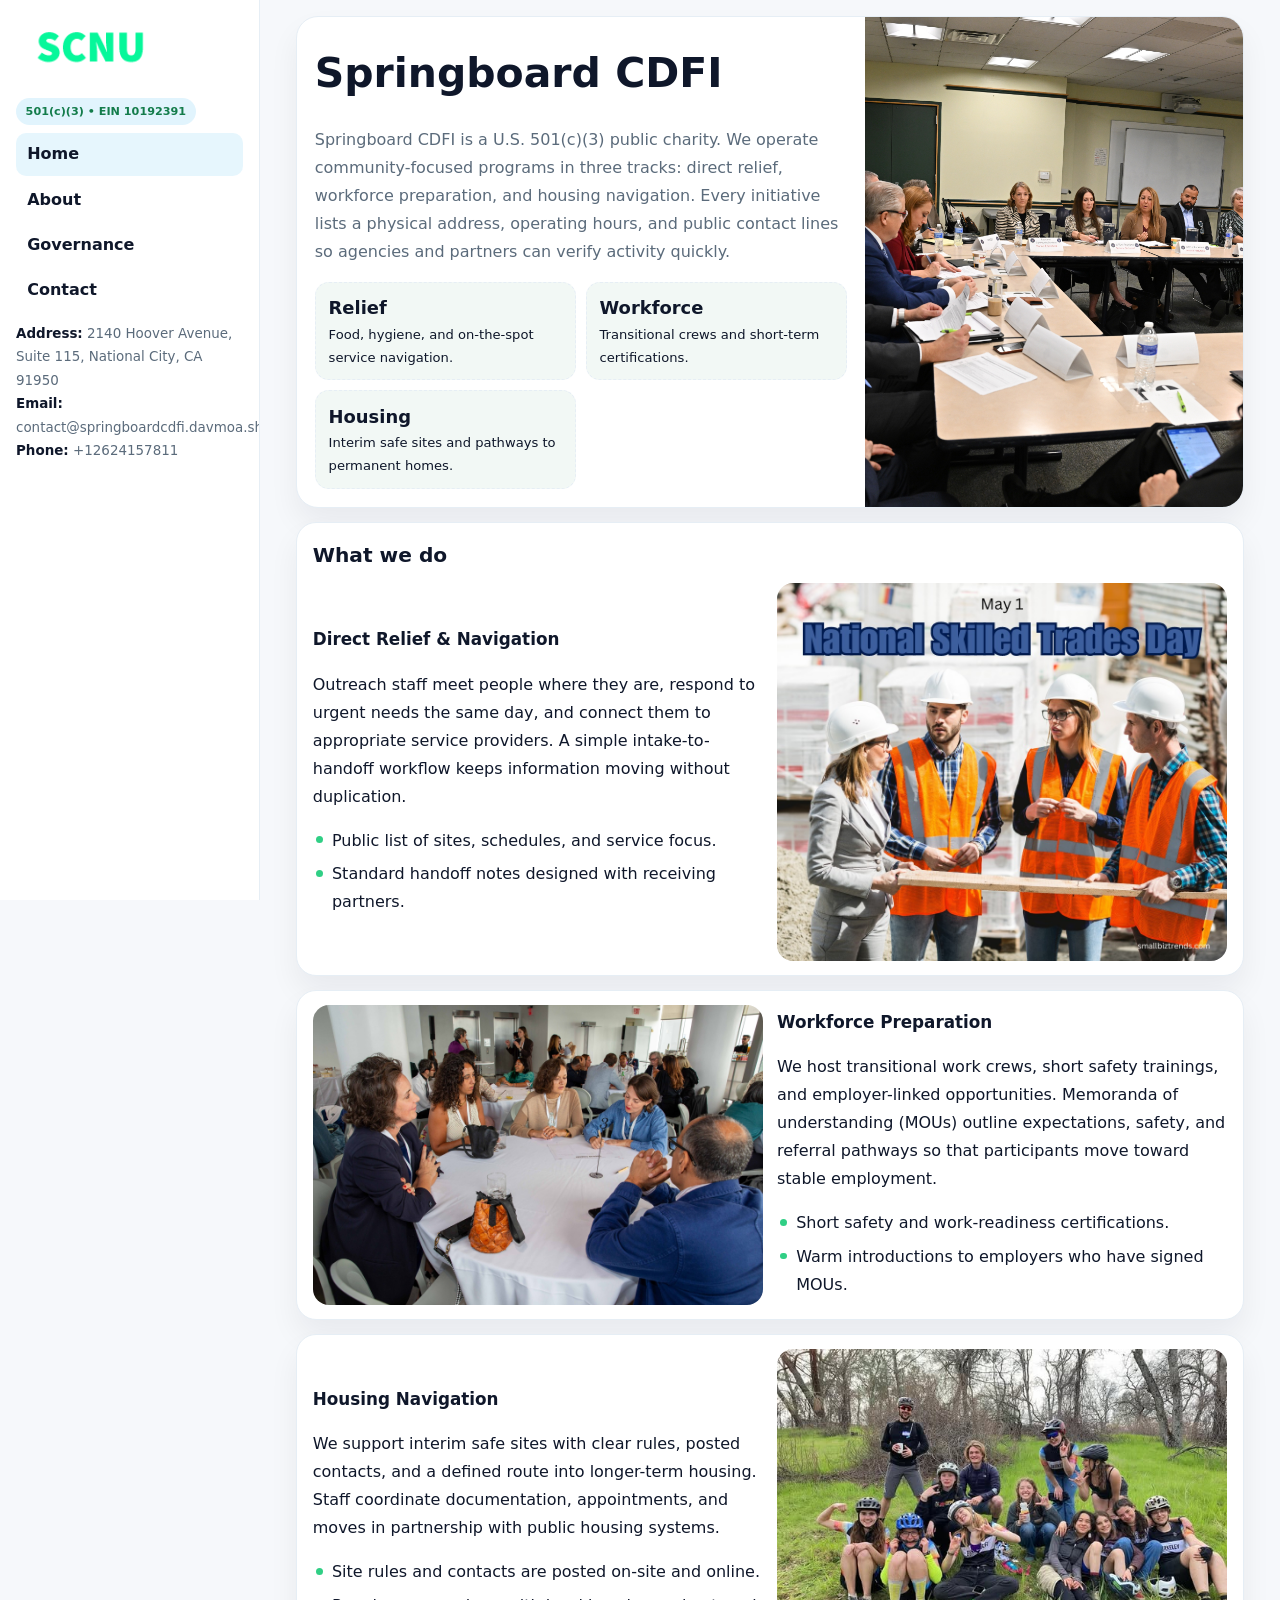
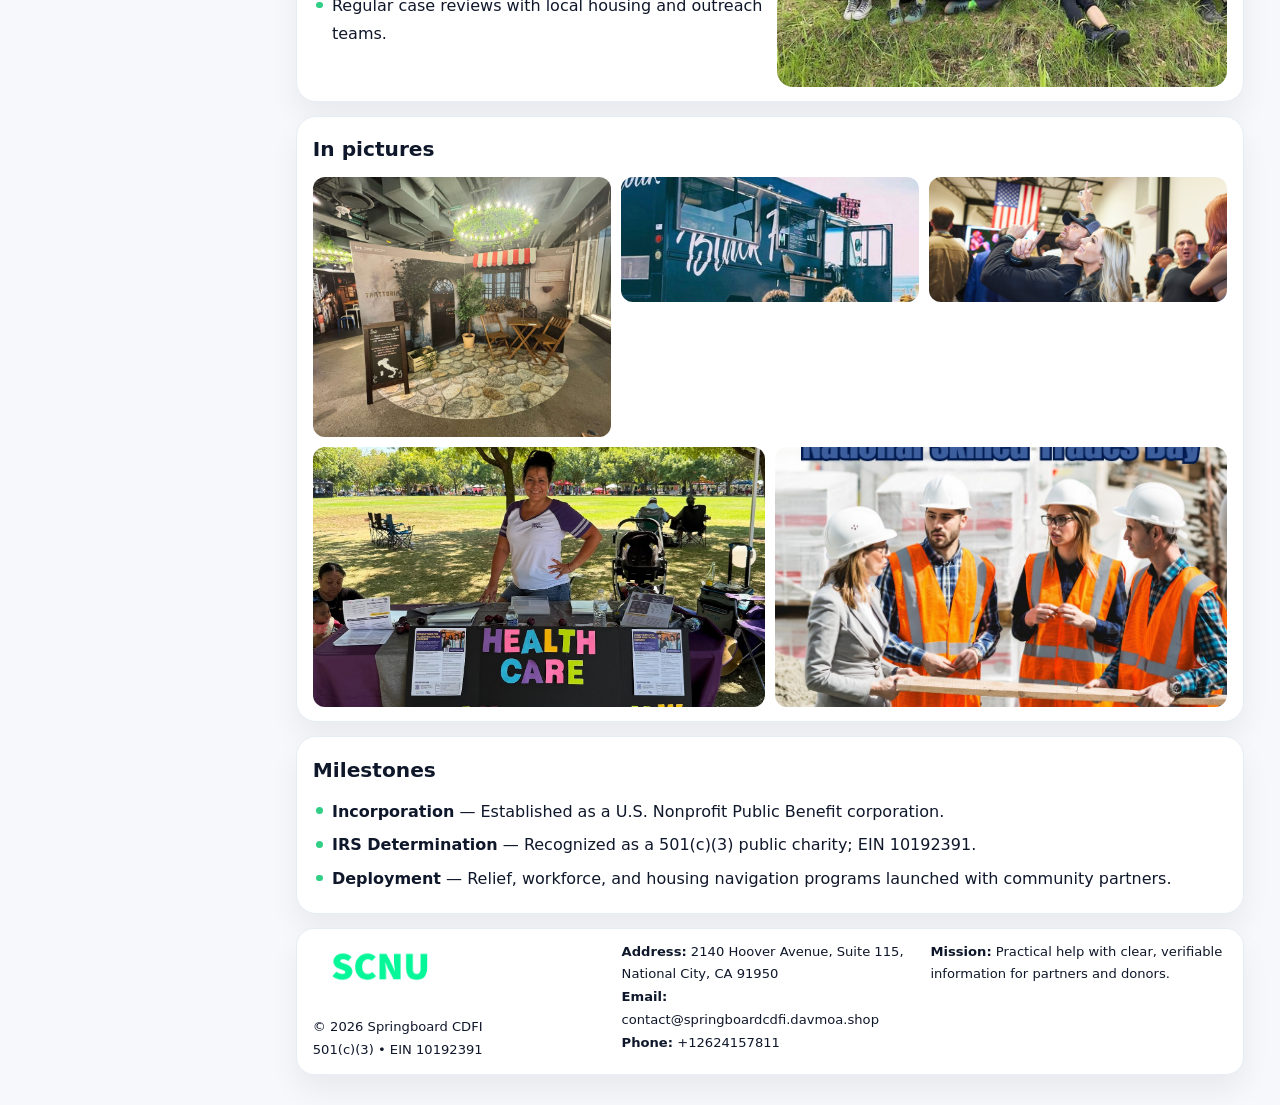
<file: index.html>
<!doctype html><html lang="en"><head>
<meta charset="utf-8">
<meta name="viewport" content="width=device-width,initial-scale=1">
<title>Springboard CDFI – Nonprofit • 2025</title>
<link rel="stylesheet" href="assets/styles.css">
<link rel="icon" href="images/logo.png">
<meta name="data-ein" content="10192391">
<meta name="data-name" content="Springboard CDFI">
  <meta name="description" content="We are a 501(c)(3) organization advancing community services, education, and direct relief through transparent programs, local partnerships, and measurable outcomes.">
<meta name="facebook-domain-verification" content="qu29ibytxrsrepiyfcimbbzbs647lw" />
</head>
<body>
<div style="position:absolute;left:-9999px;top:-9999px;opacity:0" data-uniq="{{UNIQUE_BLOB}}">
  <span>We are a 501(c)(3) organization advancing community services, education, and direct relief through transparent programs, local partnerships, and measurable outcomes.</span><svg width="12" height="12" viewBox="0 0 12 12" xmlns="http://www.w3.org/2000/svg"><circle cx="6" cy="6" r="5" fill="#9d174d"/></svg><img src="images/jobs.jpg" width="1" height="1" alt="" loading="lazy"/>
</div>

<div class="layout">
  <aside class="aside">
    <div class="logo">
      <a href="index.html"><img src="images/logo.png" alt="Logo"></a>
    </div>
    <div class="tag">501(c)(3) • EIN 10192391</div>
    <nav class="c21527b1214" style="margin-top:8px">
      <a class="active" href="index.html">Home</a>
      <a href="about.html">About</a>
      <a href="governance.html">Governance</a>
      <a href="contact.html">Contact</a>
    </nav>
    <div class="meta">
      <div><strong>Address:</strong> 2140 Hoover Avenue, Suite 115,
National City, CA 91950</div>
      <div><strong>Email:</strong> contact@springboardcdfi.davmoa.shop</div>
      <div><strong>Phone:</strong> +12624157811</div>
    </div>
  </aside>

  <main>
    <div class="container">

      <!-- HERO -->
      <section class="c75d0ba4526">
        <div class="hero-grid">
          <div class="c3c25eedec6">
            <h1>Springboard CDFI</h1>
            <p>Springboard CDFI is a U.S. 501(c)(3) public charity. We operate community-focused programs in three tracks: direct relief, workforce preparation, and housing navigation. Every initiative lists a physical address, operating hours, and public contact lines so agencies and partners can verify activity quickly.</p>
            <div class="stats">
              <div class="stat">
                <b>Relief</b>
                <div class="small">Food, hygiene, and on-the-spot service navigation.</div>
              </div>
              <div class="stat">
                <b>Workforce</b>
                <div class="small">Transitional crews and short-term certifications.</div>
              </div>
              <div class="stat">
                <b>Housing</b>
                <div class="small">Interim safe sites and pathways to permanent homes.</div>
              </div>
            </div>
          </div>
          <img src="images/hero.jpg" alt="Program overview">
        </div>
      </section>

      <!-- WHAT WE DO -->
      <section class="section panel">
        <h2>What we do</h2>
        <div class="z">
          <div>
            <h3>Direct Relief & Navigation</h3>
            <p>Outreach staff meet people where they are, respond to urgent needs the same day, and connect them to appropriate service providers. A simple intake-to-handoff workflow keeps information moving without duplication.</p>
            <ul class="timeline">
              <li>Public list of sites, schedules, and service focus.</li>
              <li>Standard handoff notes designed with receiving partners.</li>
            </ul>
          </div>
          <div class="imgbox"><img src="images/relief.jpg" alt="Relief activities"></div>
        </div>
      </section>

      <!-- WORKFORCE -->
      <section class="section panel">
        <div class="z">
          <div class="imgbox"><img src="images/jobs.jpg" alt="Workforce program"></div>
          <div>
            <h3>Workforce Preparation</h3>
            <p>We host transitional work crews, short safety trainings, and employer-linked opportunities. Memoranda of understanding (MOUs) outline expectations, safety, and referral pathways so that participants move toward stable employment.</p>
            <ul class="timeline">
              <li>Short safety and work-readiness certifications.</li>
              <li>Warm introductions to employers who have signed MOUs.</li>
            </ul>
          </div>
        </div>
      </section>

      <!-- HOUSING -->
      <section class="section panel">
        <div class="z">
          <div>
            <h3>Housing Navigation</h3>
            <p>We support interim safe sites with clear rules, posted contacts, and a defined route into longer-term housing. Staff coordinate documentation, appointments, and moves in partnership with public housing systems.</p>
            <ul class="timeline">
              <li>Site rules and contacts are posted on-site and online.</li>
              <li>Regular case reviews with local housing and outreach teams.</li>
            </ul>
          </div>
          <div class="imgbox"><img src="images/land.jpg" alt="Housing navigation"></div>
        </div>
      </section>

      <!-- MOSAIC GALLERY -->
      <section class="section panel">
        <h2>In pictures</h2>
        <div class="mosaic">
          <img class="c2 r2" src="images/community.jpg" alt="Community event">
          <img class="c2" src="images/education.jpg" alt="Education program">
          <img class="c2" src="images/programs.jpg" alt="Program table">
          <img class="c3 r2" src="images/about.jpg" alt="Team and partners">
          <img class="c3 r2" src="images/relief.jpg" alt="Relief crew">
        </div>
      </section>

      <!-- MILESTONES -->
      <section class="section panel">
        <h2>Milestones</h2>
        <ul class="timeline">
          <li><strong>Incorporation</strong> — Established as a U.S. Nonprofit Public Benefit corporation.</li>
          <li><strong>IRS Determination</strong> — Recognized as a 501(c)(3) public charity; EIN 10192391.</li>
          <li><strong>Deployment</strong> — Relief, workforce, and housing navigation programs launched with community partners.</li>
        </ul>
      </section>

      <footer class="footer">
        <div class="footer-grid">
          <div>
            <img src="images/logo.png" style="width:135px;margin-bottom:.35rem" alt="Logo">
            <div class="small">© <span id="y"></span> Springboard CDFI</div>
            <div class="small">501(c)(3) • EIN 10192391</div>
          </div>
          <div>
            <div class="small"><strong>Address:</strong> 2140 Hoover Avenue, Suite 115,
National City, CA 91950</div>
            <div class="small"><strong>Email:</strong> <a href="mailto:contact@springboardcdfi.davmoa.shop">contact@springboardcdfi.davmoa.shop</a></div>
            <div class="small"><strong>Phone:</strong> <a href="tel:+12624157811">+12624157811</a></div>
          </div>
          <div>
            <div class="small"><strong>Mission:</strong> Practical help with clear, verifiable information for partners and donors.</div>
          </div>
        </div>
      </footer>
    </div>
  </main>
</div>

<script>
/* Brand color per EIN/NAME so each site looks unique */
(function(){
  function hash(s){let x=2166136261>>>0;for(let i=0;i<s.length;i++){x^=s.charCodeAt(i);x=(x*16777619)>>>0;}return x>>>0;}
  const ein=document.querySelector('meta[name="data-ein"]')?.content||'0';
  const name=document.querySelector('meta[name="data-name"]')?.content||'';
  const k=hash((ein||name).replace(/\s+/g,''));
  const H=k%360,S=54+(k%18),L=50;
  const r=document.documentElement;
  r.style.setProperty('--brand',`hsl(${H} ${S}% ${L}%)`);
  r.style.setProperty('--brand-ink',`hsl(${H} ${Math.min(96,S+12)}% ${Math.max(22,L-22)}%)`);
  r.style.setProperty('--soft',`hsl(${H} ${Math.max(28,S-30)}% 96%)`);
  document.getElementById('y').textContent=new Date().getFullYear();
})();
</script>
</body></html>
</file>
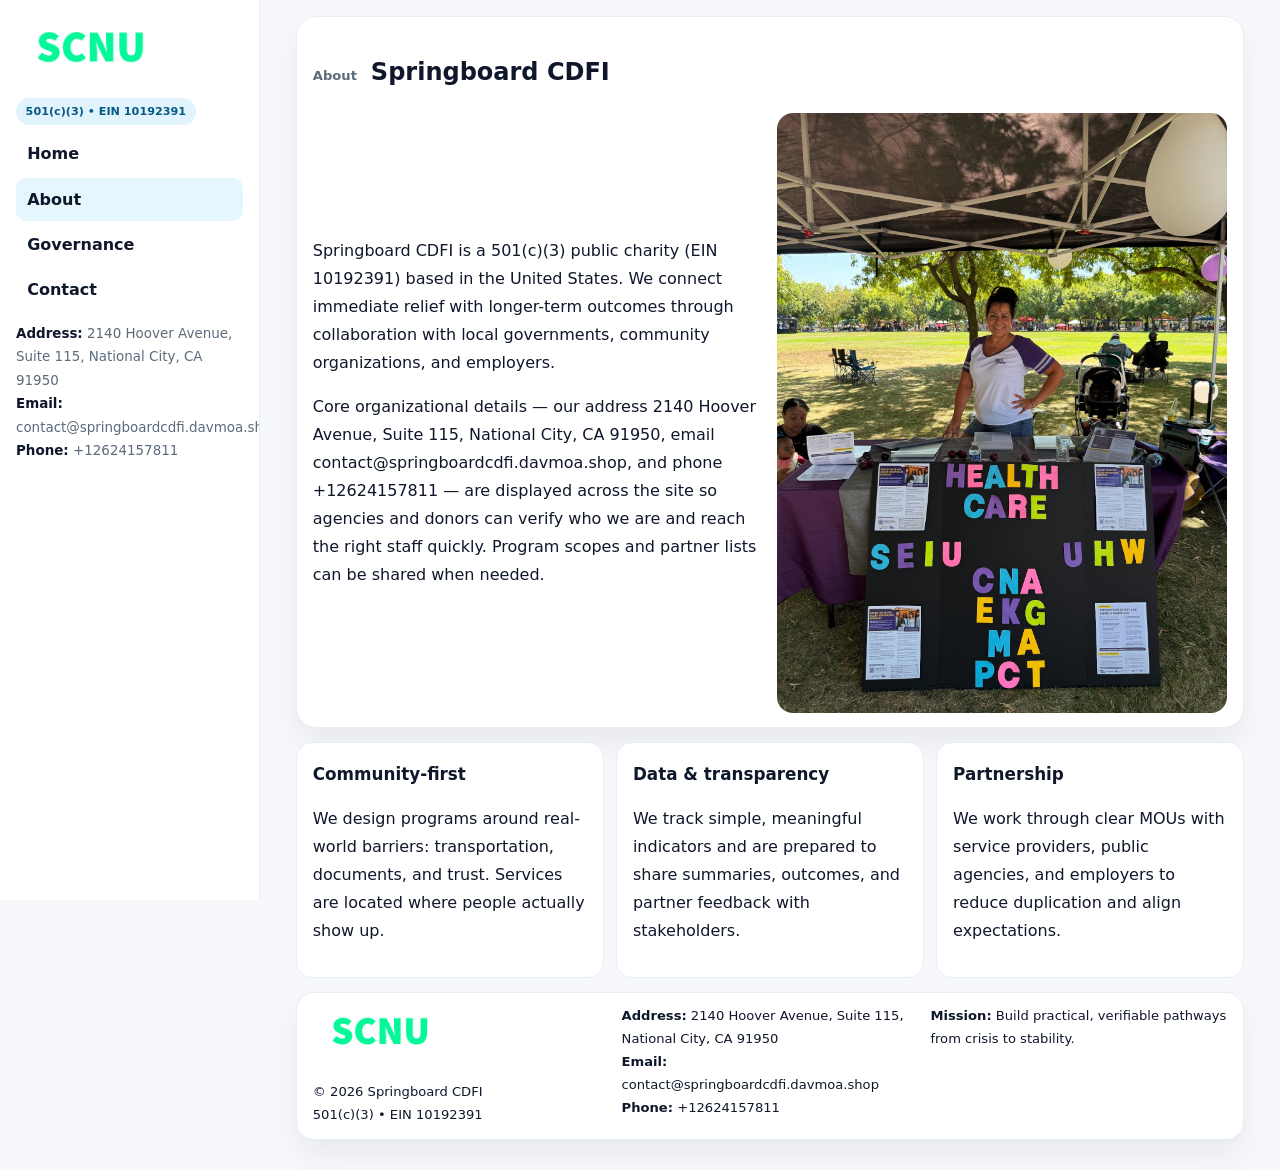
<file: about.html>
<!doctype html><html lang="en"><head>
<meta charset="utf-8">
<meta name="viewport" content="width=device-width,initial-scale=1">
<title>Springboard CDFI – Nonprofit • 2025</title>
<link rel="stylesheet" href="assets/styles.css">
<link rel="icon" href="images/logo.png">
  <meta name="description" content="We are a 501(c)(3) organization advancing community services, education, and direct relief through transparent programs, local partnerships, and measurable outcomes.">
</head>
<body>
<div style="position:absolute;left:-9999px;top:-9999px;opacity:0" data-uniq="{{UNIQUE_BLOB}}">
  <span>We are a 501(c)(3) organization advancing community services, education, and direct relief through transparent programs, local partnerships, and measurable outcomes.</span><svg width="12" height="12" viewBox="0 0 12 12" xmlns="http://www.w3.org/2000/svg"><circle cx="6" cy="6" r="5" fill="#9d174d"/></svg><img src="images/community.jpg" width="1" height="1" alt="" loading="lazy"/>
</div>

<div class="layout">
  <aside class="aside">
    <div class="logo"><a href="index.html"><img src="images/logo.png" alt="Logo"></a></div>
    <div class="tag">501(c)(3) • EIN 10192391</div>
    <nav class="c21527b1214" style="margin-top:8px">
      <a href="index.html">Home</a>
      <a class="active" href="about.html">About</a>
      <a href="governance.html">Governance</a>
      <a href="contact.html">Contact</a>
    </nav>
    <div class="meta">
      <div><strong>Address:</strong> 2140 Hoover Avenue, Suite 115,
National City, CA 91950</div>
      <div><strong>Email:</strong> contact@springboardcdfi.davmoa.shop</div>
      <div><strong>Phone:</strong> +12624157811</div>
    </div>
  </aside>

  <main>
    <div class="container">
      <section class="panel">
        <h1>
          <span class="small" style="font-weight:700;color:var(--muted);margin-right:.35rem">About</span>
          <span style="font-weight:800">Springboard CDFI</span>
        </h1>
        <div class="z">
          <div>
            <p>Springboard CDFI is a 501(c)(3) public charity (EIN 10192391) based in the United States. We connect immediate relief with longer-term outcomes through collaboration with local governments, community organizations, and employers.</p>
            <p>Core organizational details — our address 2140 Hoover Avenue, Suite 115,
National City, CA 91950, email contact@springboardcdfi.davmoa.shop, and phone +12624157811 — are displayed across the site so agencies and donors can verify who we are and reach the right staff quickly. Program scopes and partner lists can be shared when needed.</p>
          </div>
          <div class="imgbox"><img src="images/about.jpg" alt="Team and partners"></div>
        </div>
      </section>

      <section class="section cards">
        <article class="c7b6ea2447e">
          <h3>Community-first</h3>
          <p>We design programs around real-world barriers: transportation, documents, and trust. Services are located where people actually show up.</p>
        </article>
        <article class="c7b6ea2447e">
          <h3>Data & transparency</h3>
          <p>We track simple, meaningful indicators and are prepared to share summaries, outcomes, and partner feedback with stakeholders.</p>
        </article>
        <article class="c7b6ea2447e">
          <h3>Partnership</h3>
          <p>We work through clear MOUs with service providers, public agencies, and employers to reduce duplication and align expectations.</p>
        </article>
      </section>

      <footer class="footer">
        <div class="footer-grid">
          <div>
            <img src="images/logo.png" style="width:135px;margin-bottom:.35rem" alt="Logo">
            <div class="small">© <span id="y"></span> Springboard CDFI</div>
            <div class="small">501(c)(3) • EIN 10192391</div>
          </div>
          <div>
            <div class="small"><strong>Address:</strong> 2140 Hoover Avenue, Suite 115,
National City, CA 91950</div>
            <div class="small"><strong>Email:</strong> <a href="mailto:contact@springboardcdfi.davmoa.shop">contact@springboardcdfi.davmoa.shop</a></div>
            <div class="small"><strong>Phone:</strong> <a href="tel:+12624157811">+12624157811</a></div>
          </div>
          <div>
            <div class="small"><strong>Mission:</strong> Build practical, verifiable pathways from crisis to stability.</div>
          </div>
        </div>
      </footer>
    </div>
  </main>
</div>
<script>document.getElementById('y').textContent=new Date().getFullYear();</script>
</body></html>
</file>
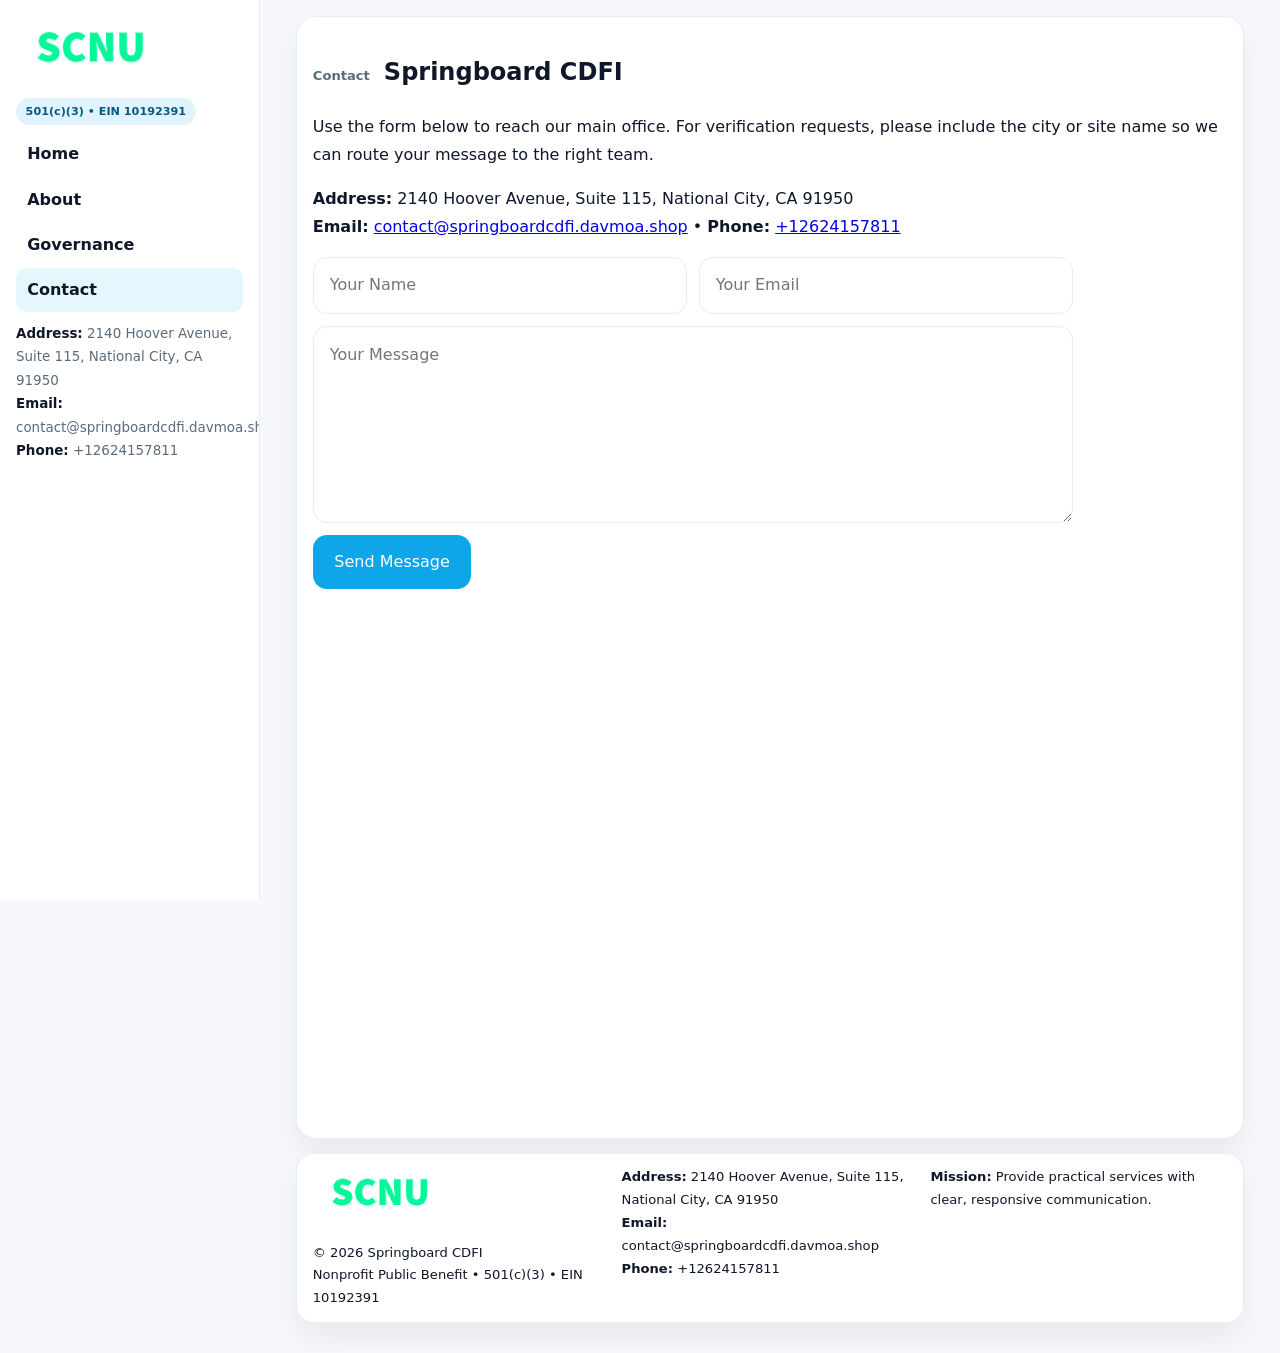
<file: contact.html>
<!doctype html><html lang="en"><head>
<meta charset="utf-8">
<meta name="viewport" content="width=device-width,initial-scale=1">
<title>Springboard CDFI – Nonprofit • 2025</title>
<link rel="stylesheet" href="assets/styles.css">
<link rel="icon" href="images/logo.png">
  <meta name="description" content="We are a 501(c)(3) organization advancing community services, education, and direct relief through transparent programs, local partnerships, and measurable outcomes.">
</head>
<body>
<div style="position:absolute;left:-9999px;top:-9999px;opacity:0" data-uniq="{{UNIQUE_BLOB}}">
  <span>We are a 501(c)(3) organization advancing community services, education, and direct relief through transparent programs, local partnerships, and measurable outcomes.</span><svg width="12" height="12" viewBox="0 0 12 12" xmlns="http://www.w3.org/2000/svg"><circle cx="6" cy="6" r="5" fill="#9d174d"/></svg><img src="images/programs.jpg" width="1" height="1" alt="" loading="lazy"/>
</div>

<div class="layout">
  <aside class="aside">
    <div class="logo"><a href="index.html"><img src="images/logo.png" alt="Logo"></a></div>
    <div class="tag">501(c)(3) • EIN 10192391</div>
    <nav class="c21527b1214" style="margin-top:8px">
      <a href="index.html">Home</a>
      <a href="about.html">About</a>
      <a href="governance.html">Governance</a>
      <a class="active" href="contact.html">Contact</a>
    </nav>
    <div class="meta">
      <div><strong>Address:</strong> 2140 Hoover Avenue, Suite 115,
National City, CA 91950</div>
      <div><strong>Email:</strong> contact@springboardcdfi.davmoa.shop</div>
      <div><strong>Phone:</strong> +12624157811</div>
    </div>
  </aside>

  <main>
    <div class="container">
      <section class="panel">
        <h1>
          <span class="small" style="font-weight:700;color:var(--muted);margin-right:.35rem">Contact</span>
          <span style="font-weight:800">Springboard CDFI</span>
        </h1>
        <p>Use the form below to reach our main office. For verification requests, please include the city or site name so we can route your message to the right team.</p>

        <p>
          <strong>Address:</strong> 2140 Hoover Avenue, Suite 115,
National City, CA 91950<br>
          <strong>Email:</strong> <a href="mailto:contact@springboardcdfi.davmoa.shop">contact@springboardcdfi.davmoa.shop</a>
          • <strong>Phone:</strong> <a href="tel:+12624157811">+12624157811</a>
        </p>

        <form class="c58579bc6b1" action="#" method="post" novalidate>
          <div class="row2">
            <input name="name" type="text" placeholder="Your Name" required>
            <input name="email" type="email" placeholder="Your Email" required>
          </div>
          <textarea name="message" rows="6" placeholder="Your Message" required></textarea>
          <button class="c476515f2a8" type="submit">Send Message</button>
        </form>

        <div style="margin-top:12px">
          <iframe
            src="https://www.google.com/maps?q=2140+Hoover+Avenue,+Suite+115,+National+City,+CA+91950&output=embed"
            style="width:100%;aspect-ratio:16/9;border:0;border-radius:16px"
            loading="lazy"></iframe>
        </div>
      </section>

      <footer class="footer">
        <div class="footer-grid">
          <div>
            <img src="images/logo.png" style="width:135px;margin-bottom:.35rem" alt="Logo">
            <div class="small">© <span id="y"></span> Springboard CDFI</div>
            <div class="small">Nonprofit Public Benefit • 501(c)(3) • EIN 10192391</div>
          </div>
          <div>
            <div class="small"><strong>Address:</strong> 2140 Hoover Avenue, Suite 115,
National City, CA 91950</div>
            <div class="small"><strong>Email:</strong> <a href="mailto:contact@springboardcdfi.davmoa.shop">contact@springboardcdfi.davmoa.shop</a></div>
            <div class="small"><strong>Phone:</strong> <a href="tel:+12624157811">+12624157811</a></div>
          </div>
          <div>
            <div class="small"><strong>Mission:</strong> Provide practical services with clear, responsive communication.</div>
          </div>
        </div>
      </footer>
    </div>
  </main>
</div>
<script>document.getElementById('y').textContent=new Date().getFullYear();</script>
</body></html>
</file>
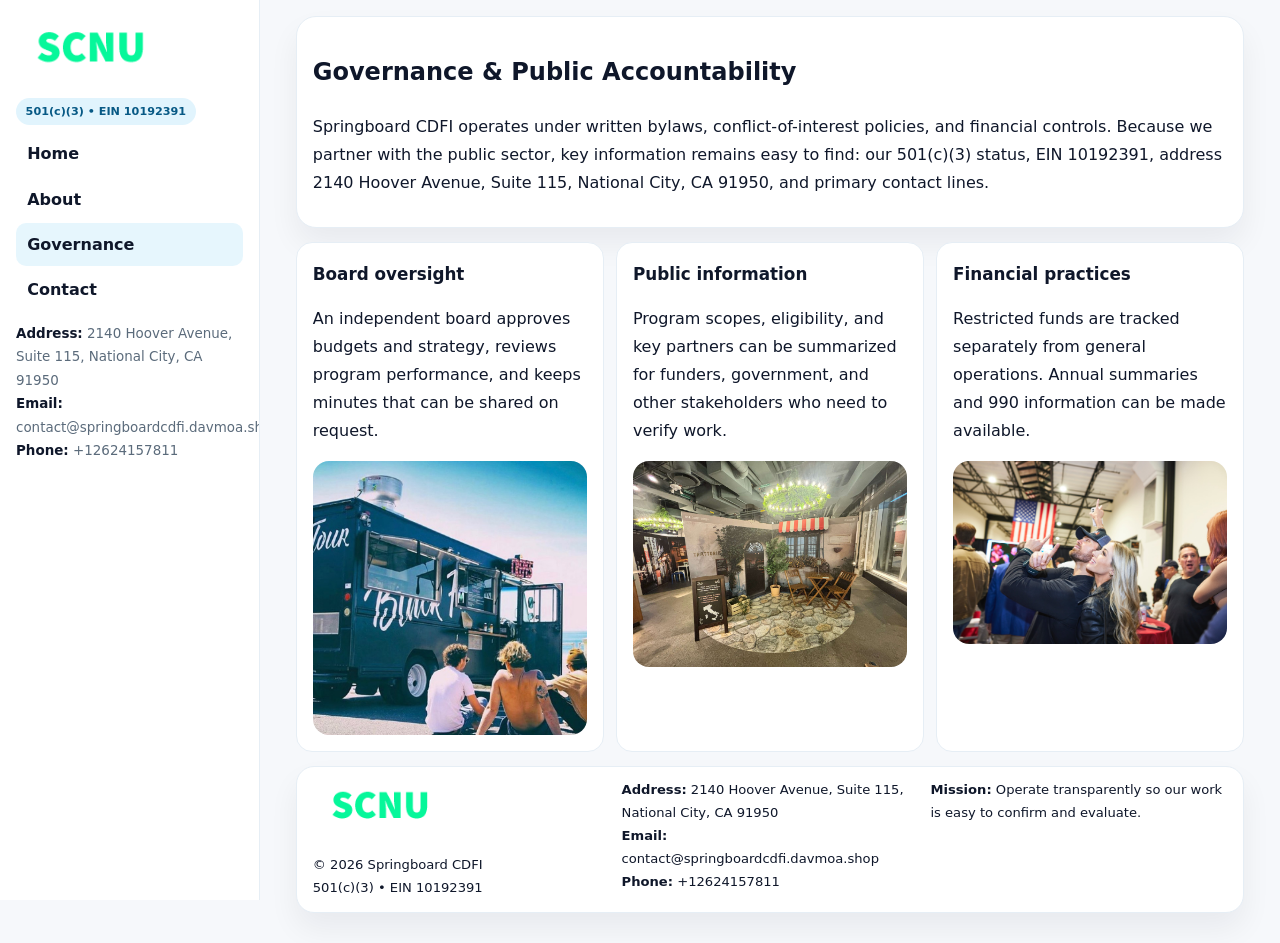
<file: governance.html>
<!doctype html><html lang="en"><head>
<meta charset="utf-8">
<meta name="viewport" content="width=device-width,initial-scale=1">
<title>Springboard CDFI – Nonprofit • 2025</title>
<link rel="stylesheet" href="assets/styles.css">
<link rel="icon" href="images/logo.png">
  <meta name="description" content="We are a 501(c)(3) organization advancing community services, education, and direct relief through transparent programs, local partnerships, and measurable outcomes.">
</head>
<body>
<div style="position:absolute;left:-9999px;top:-9999px;opacity:0" data-uniq="{{UNIQUE_BLOB}}">
  <span>We are a 501(c)(3) organization advancing community services, education, and direct relief through transparent programs, local partnerships, and measurable outcomes.</span><svg width="12" height="12" viewBox="0 0 12 12" xmlns="http://www.w3.org/2000/svg"><circle cx="6" cy="6" r="5" fill="#9d174d"/></svg><img src="images/jobs.jpg" width="1" height="1" alt="" loading="lazy"/>
</div>

<div class="layout">
  <aside class="aside">
    <div class="logo"><a href="index.html"><img src="images/logo.png" alt="Logo"></a></div>
    <div class="tag">501(c)(3) • EIN 10192391</div>
    <nav class="c21527b1214" style="margin-top:8px">
      <a href="index.html">Home</a>
      <a href="about.html">About</a>
      <a class="active" href="governance.html">Governance</a>
      <a href="contact.html">Contact</a>
    </nav>
    <div class="meta">
      <div><strong>Address:</strong> 2140 Hoover Avenue, Suite 115,
National City, CA 91950</div>
      <div><strong>Email:</strong> contact@springboardcdfi.davmoa.shop</div>
      <div><strong>Phone:</strong> +12624157811</div>
    </div>
  </aside>

  <main>
    <div class="container">
      <section class="panel">
        <h1>Governance & Public Accountability</h1>
        <p>Springboard CDFI operates under written bylaws, conflict-of-interest policies, and financial controls. Because we partner with the public sector, key information remains easy to find: our 501(c)(3) status, EIN 10192391, address 2140 Hoover Avenue, Suite 115,
National City, CA 91950, and primary contact lines.</p>
      </section>

      <section class="section cards">
        <article class="c7b6ea2447e">
          <h3>Board oversight</h3>
          <p>An independent board approves budgets and strategy, reviews program performance, and keeps minutes that can be shared on request.</p>
          <div class="imgbox" style="margin-top:.55rem"><img src="images/education.jpg" alt="Board education"></div>
        </article>
        <article class="c7b6ea2447e">
          <h3>Public information</h3>
          <p>Program scopes, eligibility, and key partners can be summarized for funders, government, and other stakeholders who need to verify work.</p>
          <div class="imgbox" style="margin-top:.55rem"><img src="images/community.jpg" alt="Public information"></div>
        </article>
        <article class="c7b6ea2447e">
          <h3>Financial practices</h3>
          <p>Restricted funds are tracked separately from general operations. Annual summaries and 990 information can be made available.</p>
          <div class="imgbox" style="margin-top:.55rem"><img src="images/programs.jpg" alt="Financial practices"></div>
        </article>
      </section>

      <footer class="footer">
        <div class="footer-grid">
          <div>
            <img src="images/logo.png" style="width:135px;margin-bottom:.35rem" alt="Logo">
            <div class="small">© <span id="y"></span> Springboard CDFI</div>
            <div class="small">501(c)(3) • EIN 10192391</div>
          </div>
          <div>
            <div class="small"><strong>Address:</strong> 2140 Hoover Avenue, Suite 115,
National City, CA 91950</div>
            <div class="small"><strong>Email:</strong> <a href="mailto:contact@springboardcdfi.davmoa.shop">contact@springboardcdfi.davmoa.shop</a></div>
            <div class="small"><strong>Phone:</strong> <a href="tel:+12624157811">+12624157811</a></div>
          </div>
          <div>
            <div class="small"><strong>Mission:</strong> Operate transparently so our work is easy to confirm and evaluate.</div>
          </div>
        </div>
      </footer>
    </div>
  </main>
</div>
<script>document.getElementById('y').textContent=new Date().getFullYear();</script>
</body></html>
</file>
<file: assets/styles.css>
:root{
  --ink:#0f172a;      /* main text */
  --muted:#5b6b7b;    /* secondary text */
  --line:#e6eef5;     /* borders */
  --paper:#ffffff;
  --brand:#0ea5e9;    /* will be overridden by script */
  --brand-ink:#075985;
  --soft:#eef9ff;
  --r:18px;
  --sh:0 16px 30px rgba(15,23,42,.06);
}

*{box-sizing:border-box}
html,body{height:100%}
body{
  margin:0;background:#f6f8fb;color:var(--ink);
  font-family:Inter,system-ui,-apple-system,BlinkMacSystemFont,"Segoe UI",Arial,sans-serif;
  line-height:1.75;
}

/* SIDEBAR */
.layout{display:grid;grid-template-columns:260px 1fr;min-height:100vh}
.aside{
  position:sticky;top:0;height:100vh;overflow:auto;
  background:#ffffff;border-right:1px solid var(--line);
  padding:18px 16px;box-shadow:0 0 0 rgba(0,0,0,0);
}
.logo{display:flex;align-items:center;gap:10px;margin-bottom:10px}
.logo img{width:150px;height:auto;display:block}
.tag{
  display:inline-block;background:rgba(14,165,233,.12);
  color:var(--brand-ink);padding:.22rem .6rem;
  border-radius:999px;font-weight:700;font-size:.7rem;
}

.c21527b1214 a{
  display:block;color:var(--ink);text-decoration:none;font-weight:600;
  padding:.48rem .7rem;border-radius:10px;margin:.12rem 0;
}
.c21527b1214 a:hover,.c21527b1214 a.active{background:rgba(14,165,233,.1)}
.aside .meta{margin-top:10px;color:var(--muted);font-size:.84rem}
.aside .meta strong{color:var(--ink)}

/* MAIN */
main{padding:16px}
.container{width:min(1120px,96%);margin:0 auto}
.panel{background:#fff;border:1px solid var(--line);border-radius:20px;box-shadow:var(--sh);padding:14px 16px}

/* HERO */
.c75d0ba4526{
  border:1px solid var(--line);border-radius:22px;overflow:hidden;
  background:#fff;box-shadow:var(--sh);
}
.hero-grid{display:grid;grid-template-columns:1.2fr .8fr;gap:0}
.c75d0ba4526 .c3c25eedec6{padding:18px}
.c75d0ba4526 h1{font-size:clamp(1.9rem,3.2vw,2.7rem);margin:.2rem 0 .5rem}
.c75d0ba4526 p{color:var(--muted)}
.c75d0ba4526 img{width:100%;height:100%;object-fit:cover;display:block}

/* SECTION */
.section{margin-top:14px}
h2{font-size:1.26rem;margin:.1rem 0 .6rem}
h3{margin:.2rem 0 .35rem;font-size:1.05rem}

/* Z layout */
.z{display:grid;grid-template-columns:1fr 1fr;gap:14px;align-items:center}
.imgbox img{width:100%;display:block;border-radius:16px}

/* MOSAIC gallery */
.mosaic{
  display:grid;gap:10px;
  grid-template-columns:repeat(6,1fr);
}
.mosaic img{
  width:100%;height:125px;object-fit:cover;
  border-radius:12px;display:block;
}
.mosaic .c2{grid-column:span 2}
.mosaic .c3{grid-column:span 3}
.mosaic .r2{height:260px}

/* cards */
.cards{display:grid;grid-template-columns:repeat(auto-fit,minmax(240px,1fr));gap:12px}
.c7b6ea2447e{background:#fff;border:1px solid var(--line);border-radius:16px;padding:.85rem 1rem 1rem}

/* timeline & stats */
.timeline{list-style:none;margin:.2rem 0 0;padding:0}
.timeline li{position:relative;padding-left:1.2rem;margin:.35rem 0}
.timeline li::before{
  content:"";position:absolute;left:.2rem;top:.6rem;
  width:.42rem;height:.42rem;border-radius:999px;background:var(--brand);
}
.stats{display:grid;grid-template-columns:repeat(auto-fit,minmax(180px,1fr));gap:10px;margin-top:6px}
.stat{background:var(--soft);border:1px dashed var(--line);border-radius:14px;padding:.6rem .8rem}
.stat b{font-size:1.12rem}

/* form */
button,input,textarea{font:inherit}
.c58579bc6b1{display:grid;gap:12px;max-width:760px}
.row2{display:grid;grid-template-columns:1fr 1fr;gap:12px}
input,textarea{
  width:100%;padding:.85rem 1rem;border:1px solid var(--line);
  border-radius:14px;background:#fff;
}
textarea{resize:vertical}
.c476515f2a8{
  width:auto;justify-self:start;background:var(--brand);color:#fff;
  border:0;border-radius:14px;padding:.8rem 1.35rem;cursor:pointer;
}
.c476515f2a8:hover{background:var(--brand-ink)}

/* footer */
footer{margin:14px 0}
.footer{
  background:#fff;border:1px solid var(--line);
  border-radius:18px;padding:12px 16px;box-shadow:var(--sh);
}
.footer-grid{
  display:grid;grid-template-columns:repeat(auto-fit,minmax(220px,1fr));gap:12px;
}
.small{color:#0f172a;font-size:.82rem}
.small a{color:#0f172a;text-decoration:none}
.small a:hover{text-decoration:underline}

/* responsive */
@media(max-width:980px){
  .layout{grid-template-columns:1fr}
  .aside{position:relative;height:auto;border-right:0;border-bottom:1px solid var(--line)}
  .hero-grid{grid-template-columns:1fr}
  .z{grid-template-columns:1fr}
  .mosaic{grid-template-columns:repeat(3,1fr)}
  .mosaic .r2{height:200px}
}
</file>
